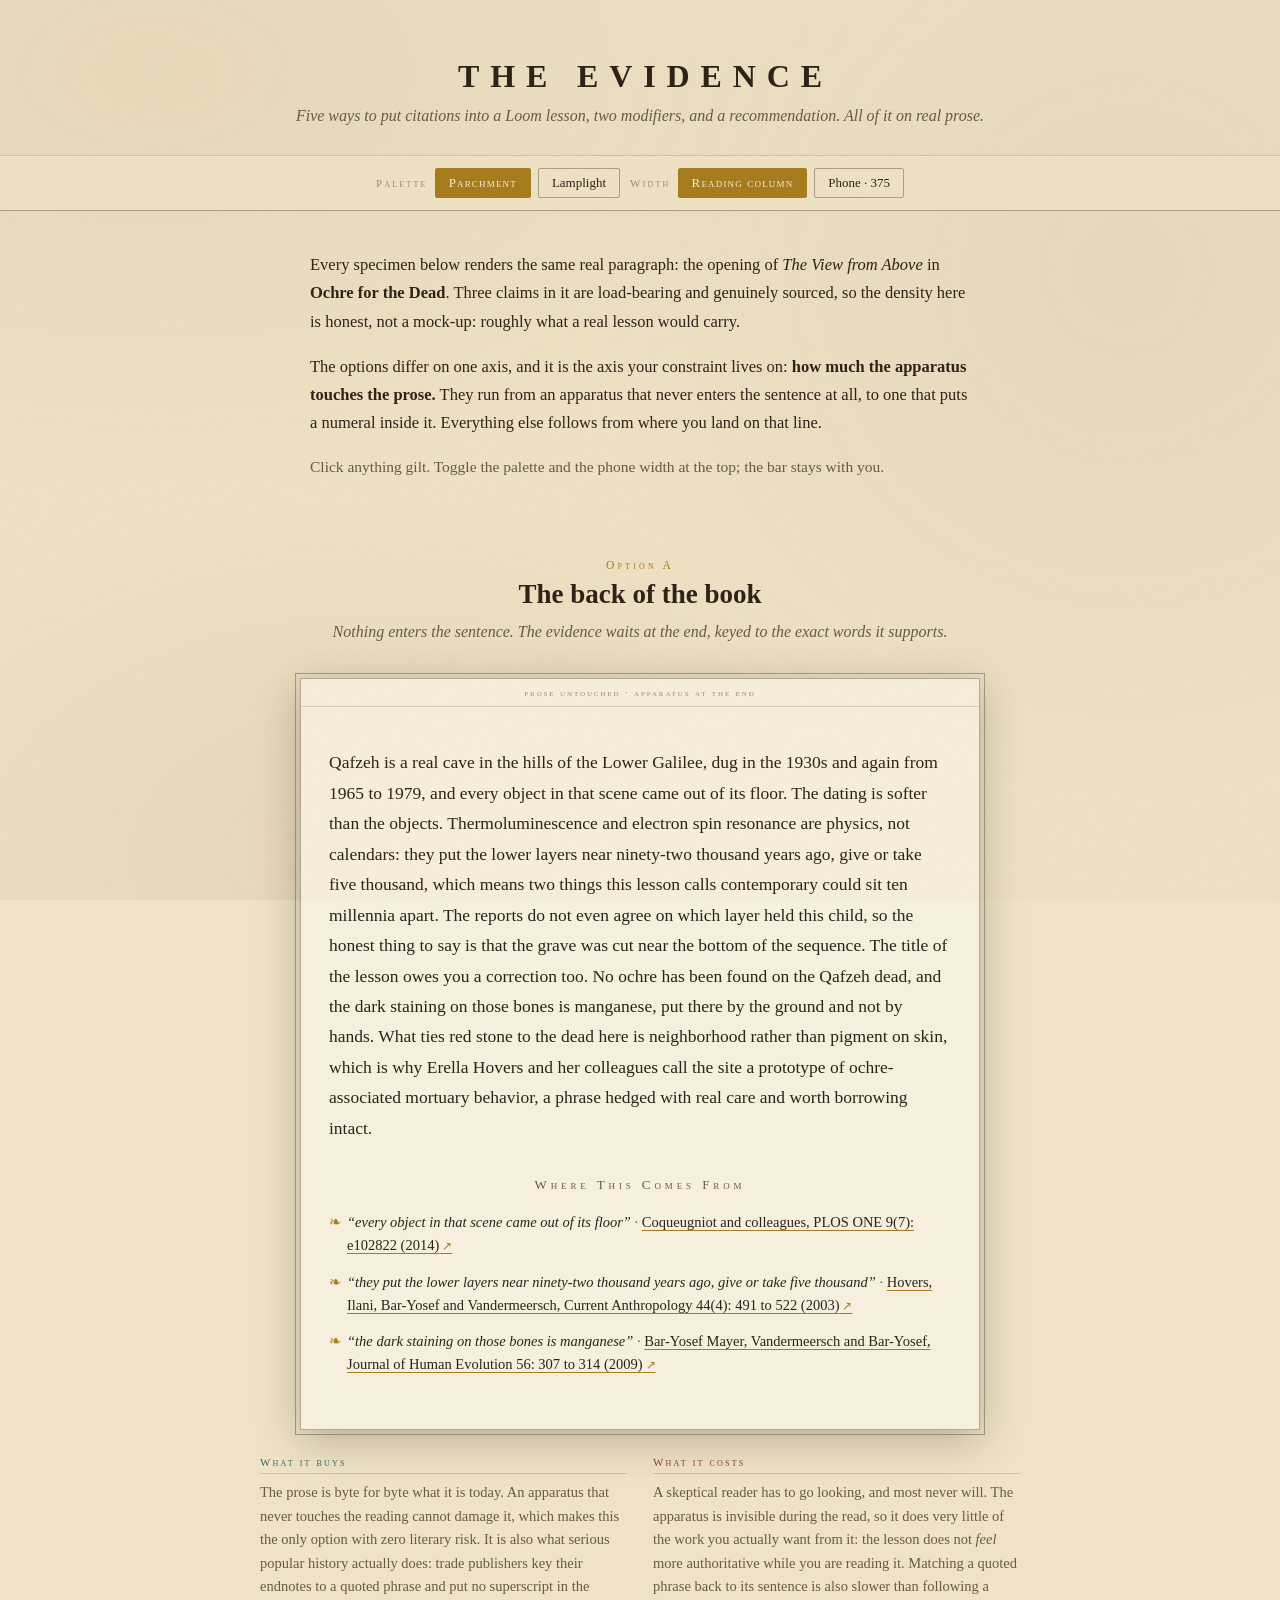
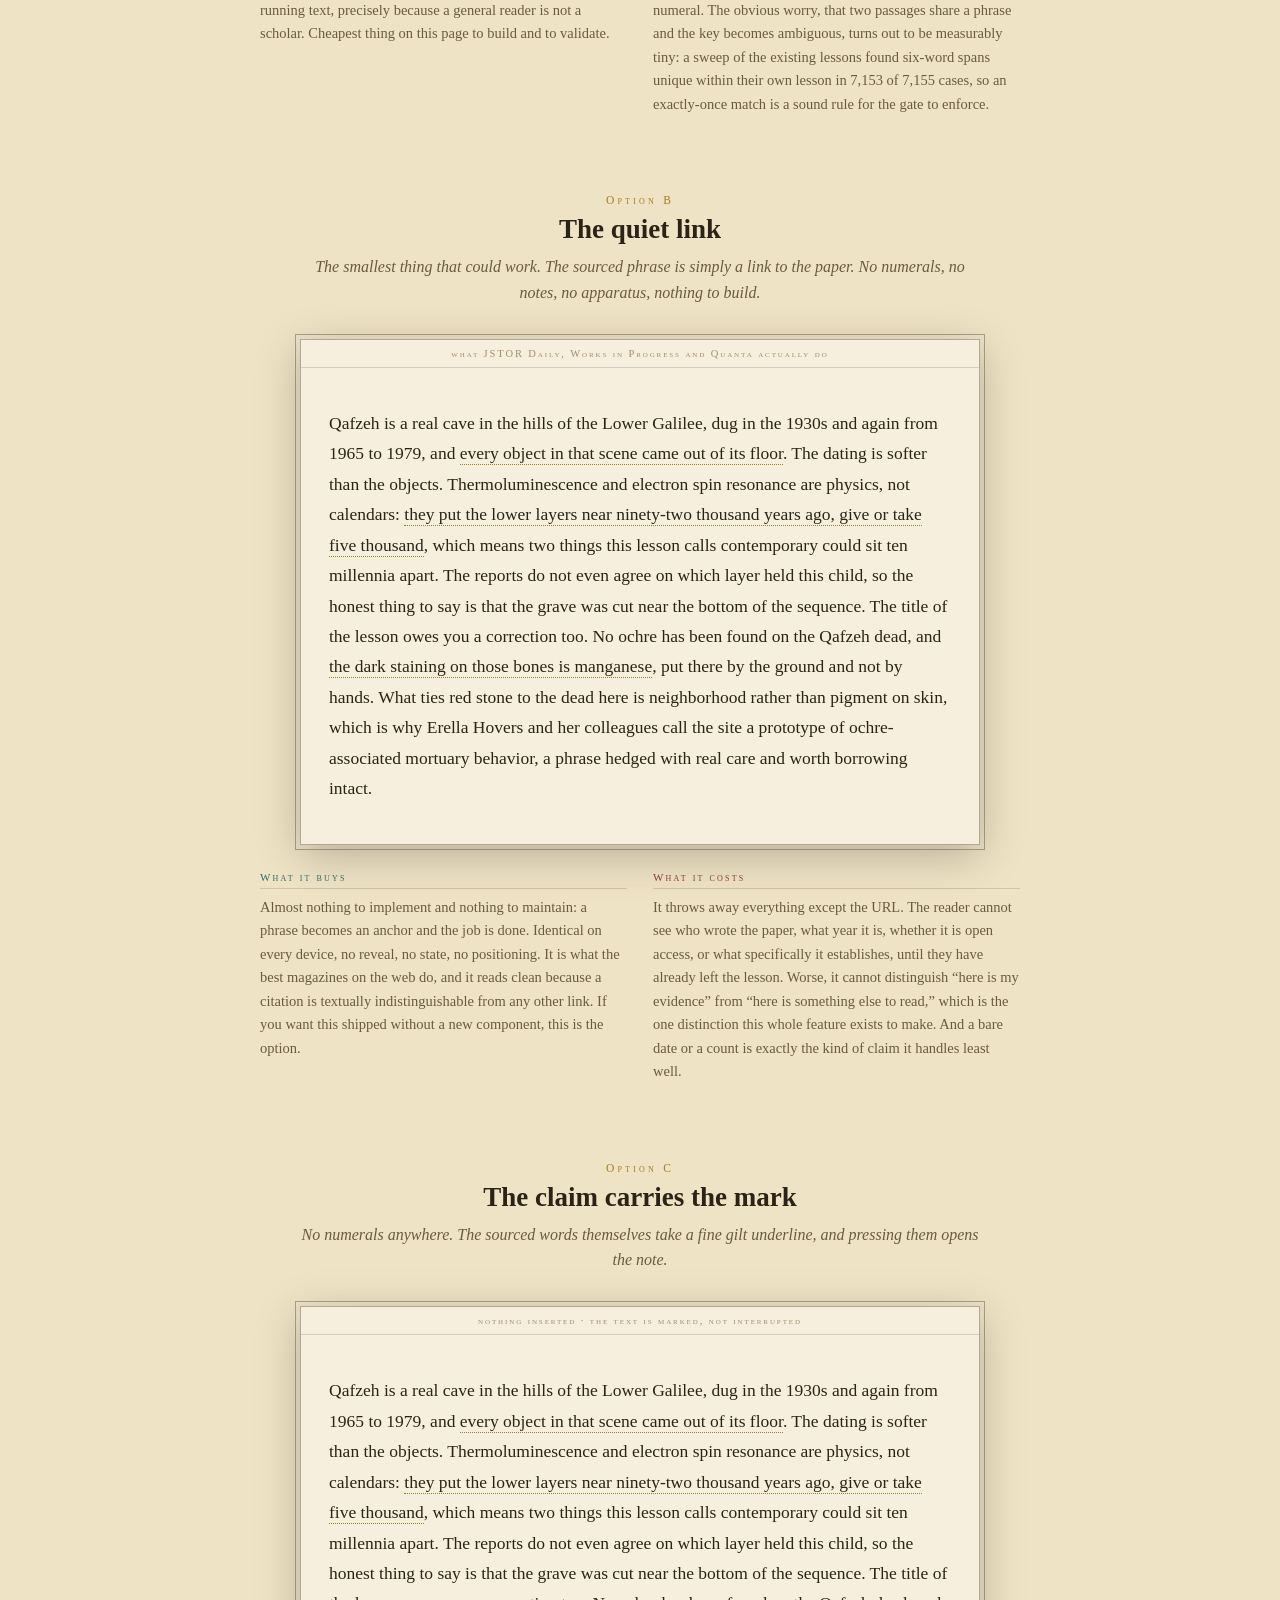
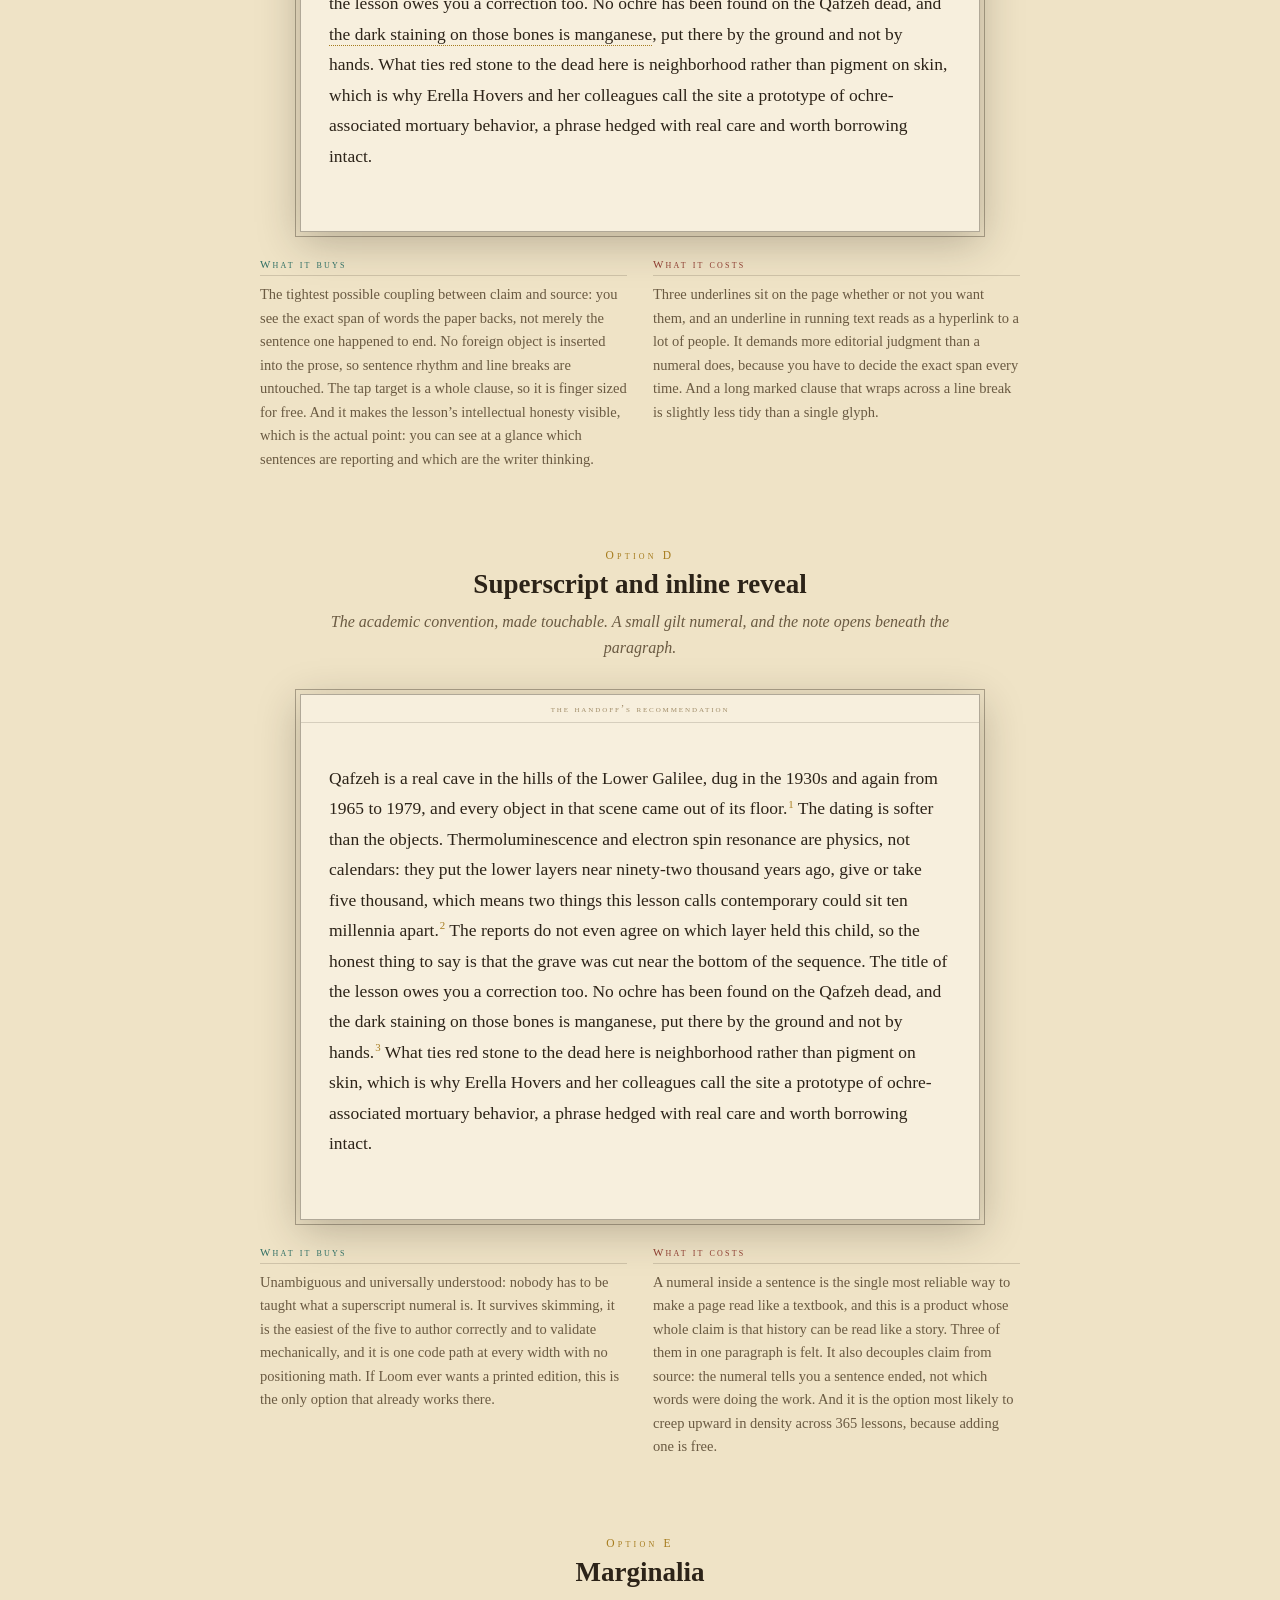
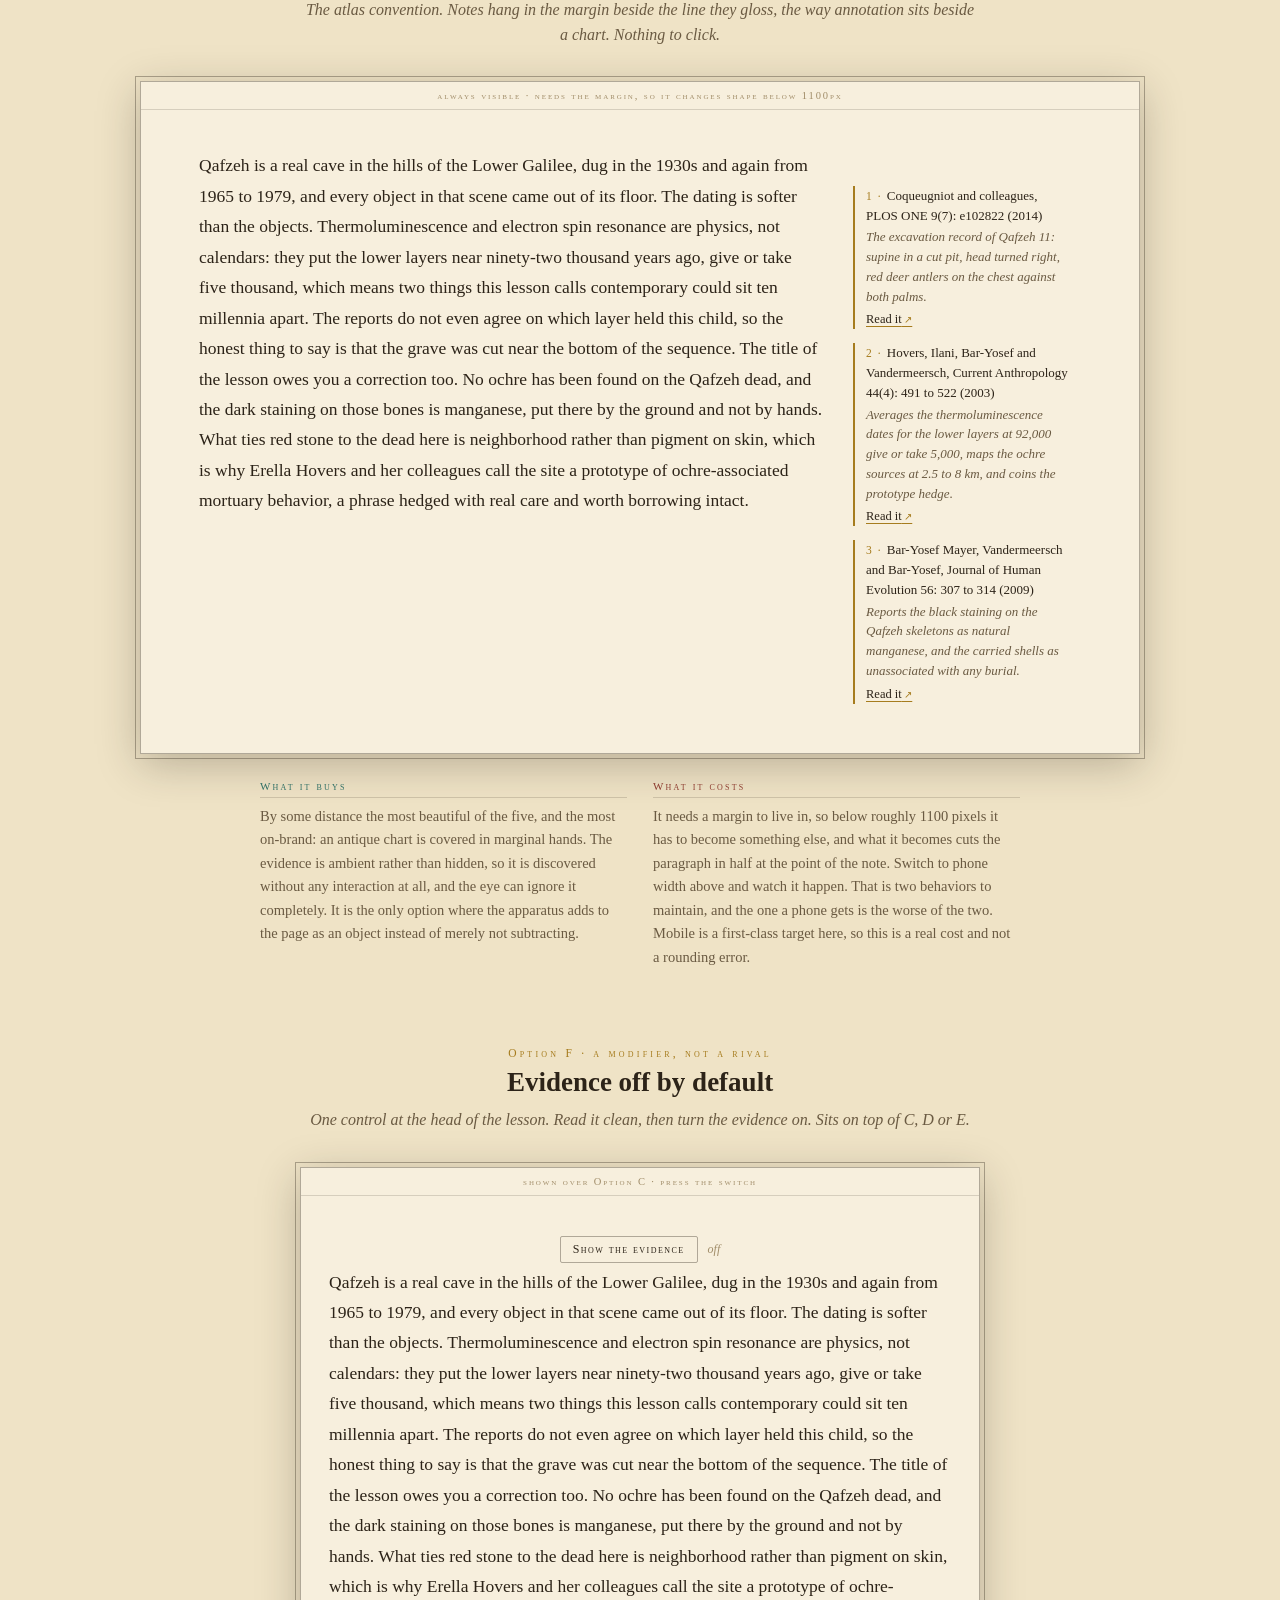
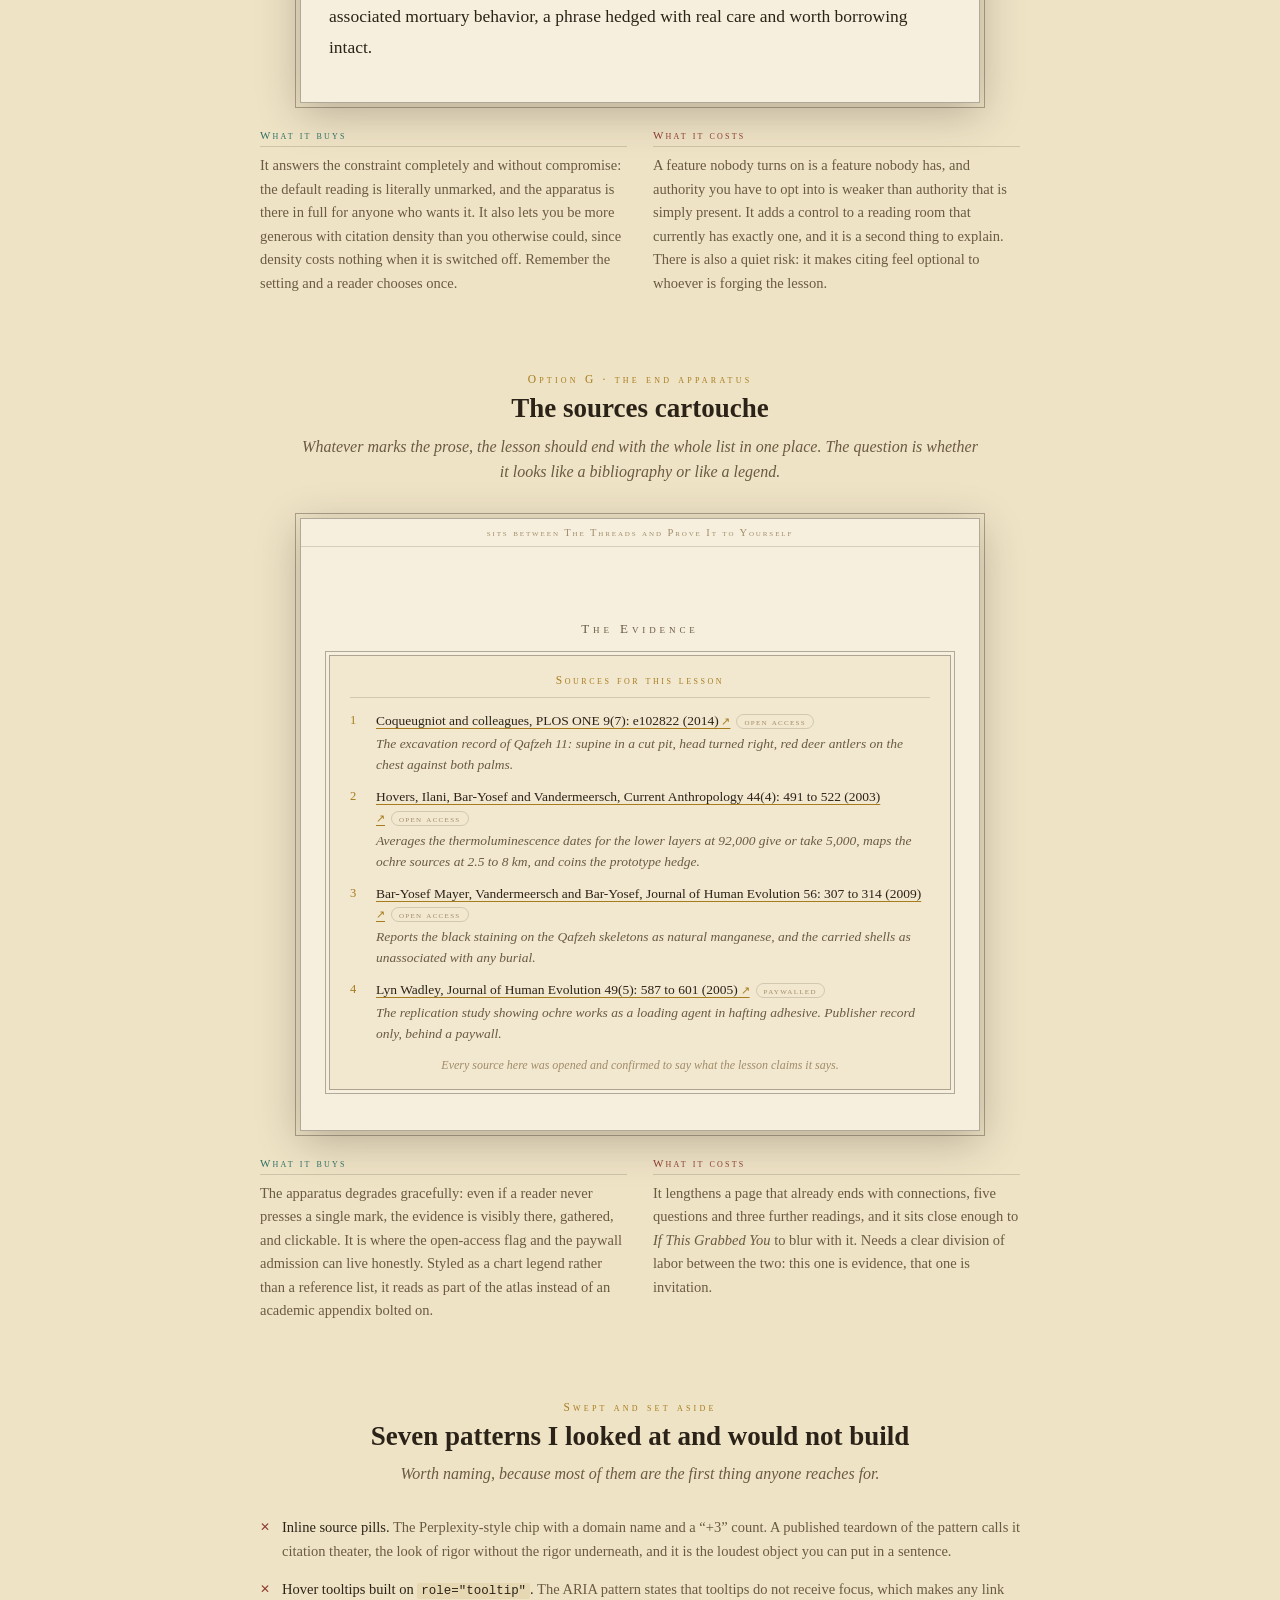
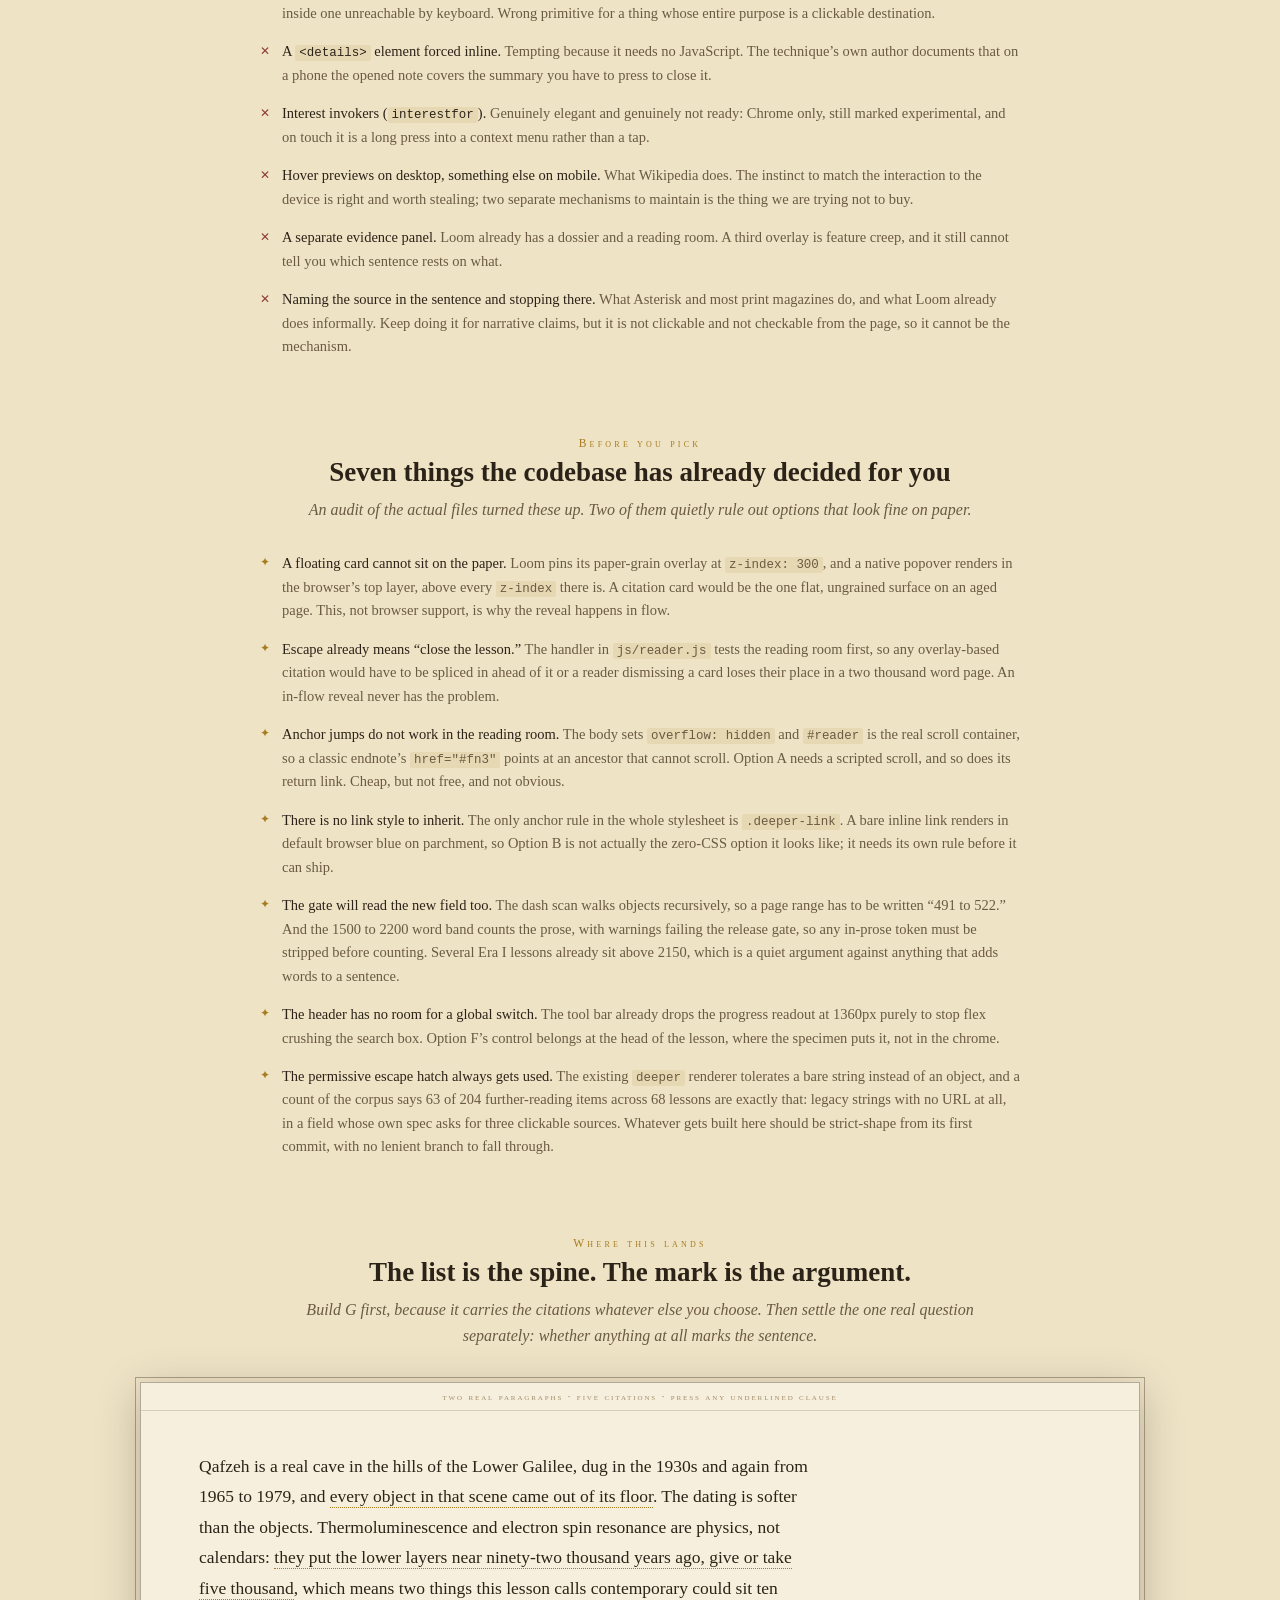
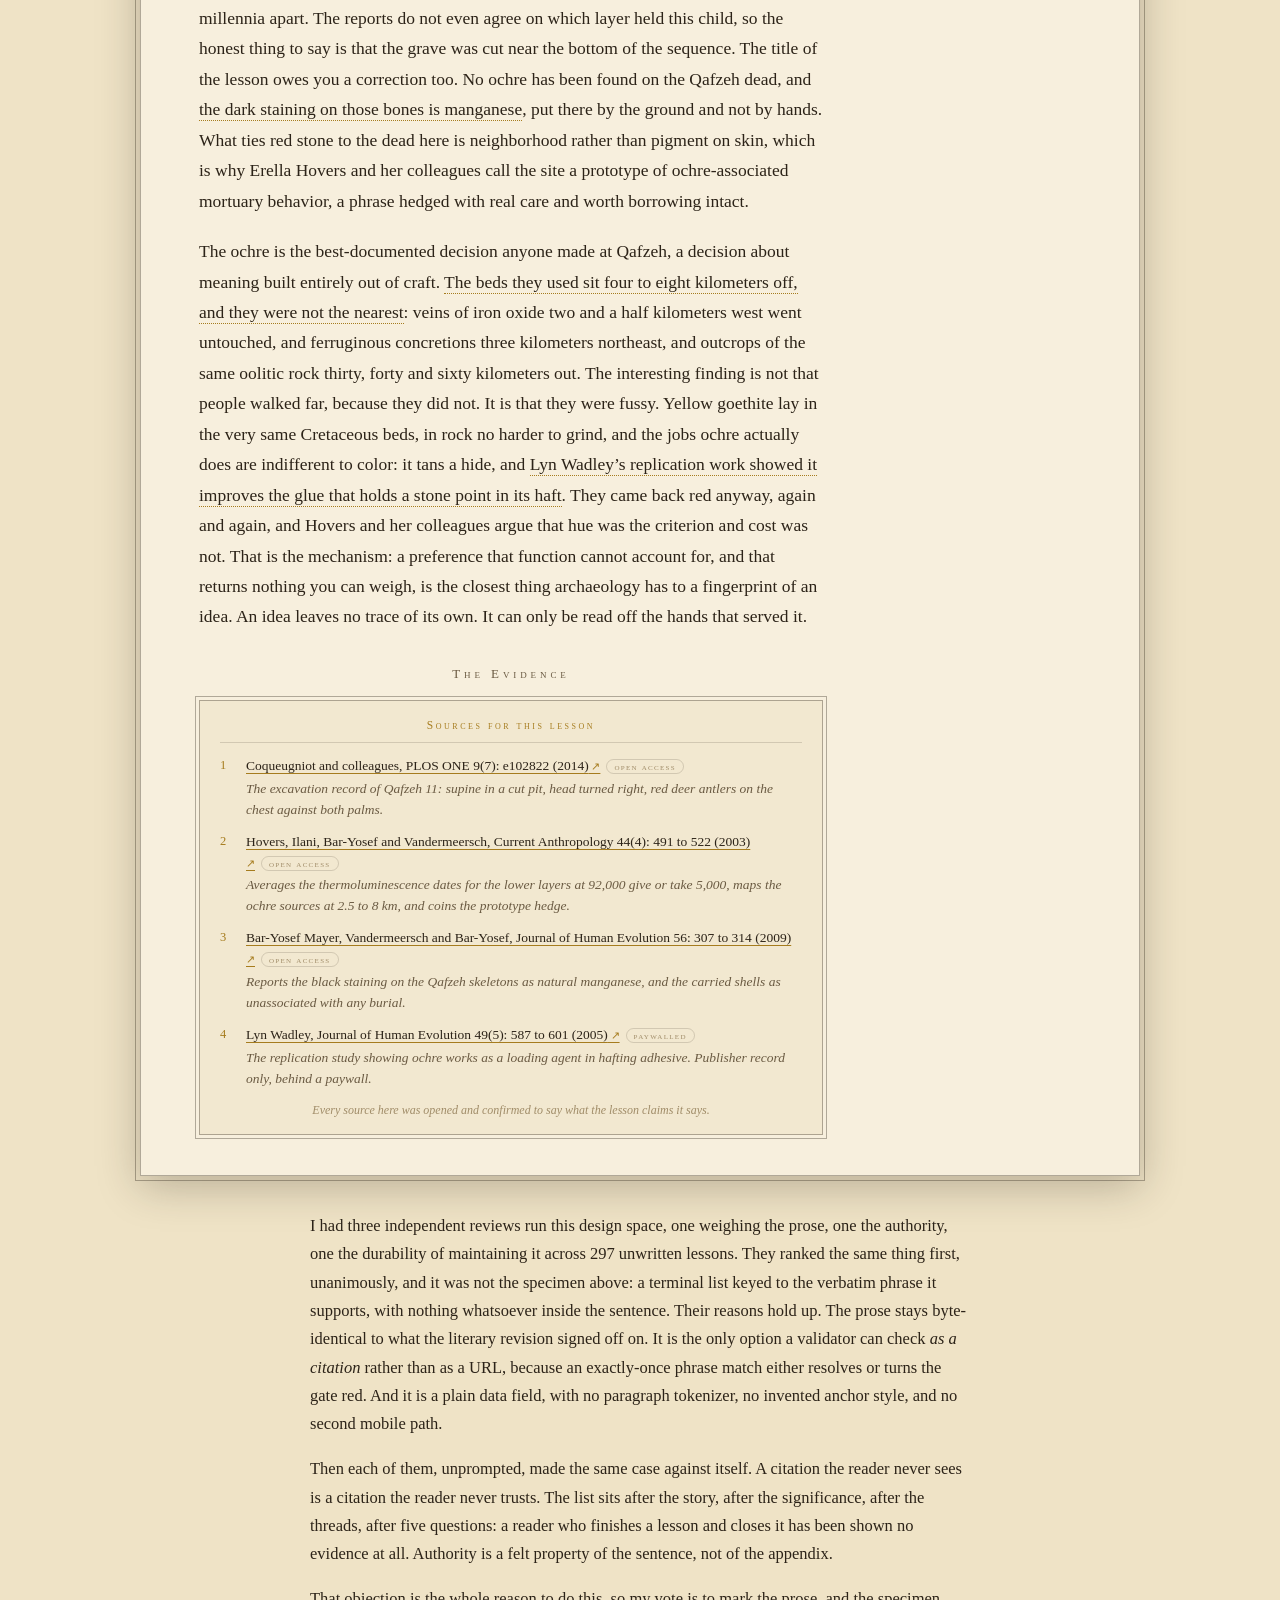
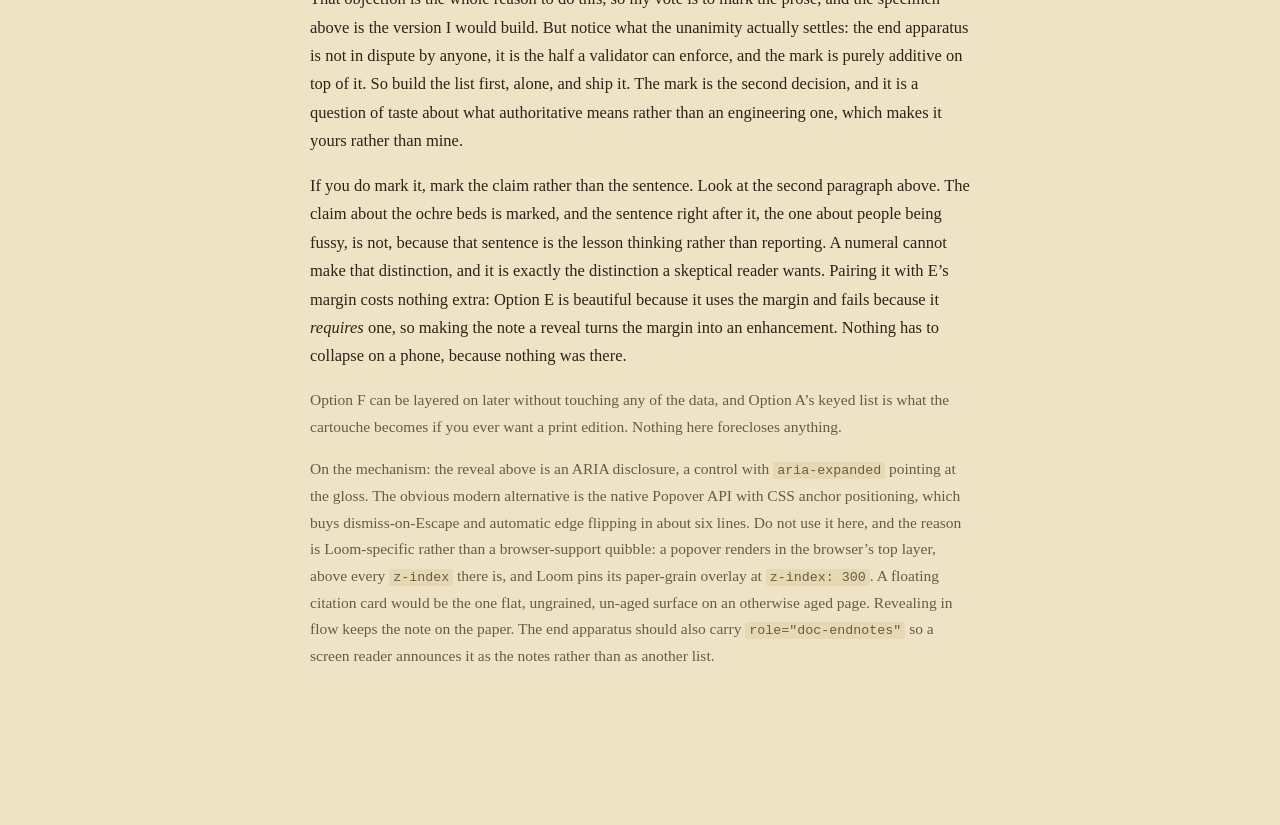
<file: docs/citation-options.html>
<!doctype html>
<html lang="en">
<head>
<meta charset="utf-8">
<meta name="viewport" content="width=device-width, initial-scale=1, viewport-fit=cover">
<title>Citations in Loom · specimen plates</title>
<style>
/* ============================================================
   Loom design system, copied verbatim from styles.css so the
   specimens read exactly as the reading room does.
   ============================================================ */
:root {
  --parchment: #efe3c6;
  --parchment-deep: #e7d7b2;
  --paper: #f7efdd;
  --card: #f3e9d0;
  --ink: #2c2318;
  --ink-soft: #6a5a42;
  --ink-faint: #a08c68;
  --line: rgba(44, 35, 24, 0.35);
  --line-faint: rgba(44, 35, 24, 0.16);
  --gilt: #a67c1e;
  --gilt-bright: #c29b2a;
  --seal: #8c3b2e;
  --th-ideas: #34558b;
  --th-power: #8c3b2e;
  --th-wealth: #8a6a1f;
  --th-craft: #2e6e63;
  --shadow: 0 10px 40px rgba(44, 35, 24, 0.28);
  --serif: 'Iowan Old Style', 'Palatino Linotype', Palatino, 'Book Antiqua', Georgia, serif;
}
body.lamplight {
  --parchment: #211a10;
  --parchment-deep: #191307;
  --paper: #2a2214;
  --card: #251e11;
  --ink: #e8dbba;
  --ink-soft: #b5a37e;
  --ink-faint: #7c6c50;
  --line: rgba(232, 219, 186, 0.4);
  --line-faint: rgba(232, 219, 186, 0.14);
  --gilt: #c9a34a;
  --gilt-bright: #e0bc55;
  --seal: #c96f5c;
  --th-ideas: #7f97cf;
  --th-power: #cf7f6d;
  --th-wealth: #c9a34a;
  --th-craft: #6fae9f;
  --shadow: 0 10px 40px rgba(0, 0, 0, 0.6);
}
* { box-sizing: border-box; margin: 0; padding: 0; }
[hidden] { display: none !important; }
body {
  font-family: var(--serif);
  background: var(--parchment);
  color: var(--ink);
  transition: background 0.4s ease, color 0.4s ease;
  min-height: 100%;
}
body::before {
  content: '';
  position: fixed; inset: 0; z-index: 0; pointer-events: none;
  background:
    radial-gradient(1200px 700px at 12% 8%, rgba(140, 100, 40, 0.07), transparent 60%),
    radial-gradient(900px 900px at 88% 30%, rgba(120, 80, 30, 0.06), transparent 60%),
    radial-gradient(1000px 600px at 30% 95%, rgba(140, 100, 40, 0.08), transparent 60%),
    radial-gradient(140% 120% at 50% 45%, transparent 55%, rgba(70, 48, 16, 0.16) 100%);
}
body::after {
  content: '';
  position: fixed; inset: 0; z-index: 300; pointer-events: none; opacity: 0.55;
  background-image: url("data:image/svg+xml,%3Csvg xmlns='http://www.w3.org/2000/svg' width='260' height='260'%3E%3Cfilter id='n'%3E%3CfeTurbulence type='fractalNoise' baseFrequency='0.85' numOctaves='2' stitchTiles='stitch'/%3E%3CfeColorMatrix values='0 0 0 0 0.2 0 0 0 0 0.15 0 0 0 0 0.05 0 0 0 0.06 0'/%3E%3C/filter%3E%3Crect width='260' height='260' filter='url(%23n)'/%3E%3C/svg%3E");
}
button { font-family: inherit; color: inherit; }
.btn {
  border: 1px solid var(--line); background: transparent; cursor: pointer;
  border-radius: 2px; padding: 6px 13px; font-size: 13px;
  transition: all 0.15s ease;
}
.btn:hover { border-color: var(--ink-soft); background: var(--parchment-deep); }
.btn.on {
  background: var(--gilt); border-color: var(--gilt); color: var(--paper);
  font-variant: small-caps; letter-spacing: 0.09em;
}
body.lamplight .btn.on { color: #16110a; }
.sec-head {
  font-size: 13px; font-variant: small-caps; letter-spacing: 0.3em; color: var(--ink-soft);
  text-align: center; margin: 34px 0 18px;
}
.orn { text-align: center; color: var(--gilt); font-size: 15px; letter-spacing: 0.6em; margin: 30px 0; }

/* the reading room itself */
.page { max-width: 680px; margin: 0 auto; padding: 40px 28px; position: relative; }
/* the marginalia option floats its notes; without this they escape the plate */
.page::after { content: ''; display: block; clear: both; }
.page p { font-size: 17.5px; line-height: 1.74; margin-bottom: 1.15em; }
.page p:last-child { margin-bottom: 0; }

/* ============================================================
   The comparison shell
   ============================================================ */
.lab { position: relative; z-index: 5; max-width: 1180px; margin: 0 auto; padding: 0 24px 140px; }
.lab.head-only { padding-bottom: 0; }
.lab-head { text-align: center; padding: 58px 0 30px; }
.lab-head h1 {
  font-size: 32px; letter-spacing: 0.34em; font-weight: 600; margin-right: -0.34em;
}
.lab-head .lab-sub { font-style: italic; color: var(--ink-soft); font-size: 16px; margin-top: 12px; }

.lab-bar {
  position: sticky; top: 0; z-index: 40;
  display: flex; flex-wrap: wrap; align-items: center; justify-content: center; gap: 10px;
  padding: 12px 14px;
  background: color-mix(in srgb, var(--parchment) 92%, transparent);
  backdrop-filter: blur(4px);
  border-top: 1px solid var(--line-faint);
  border-bottom: 1px solid var(--line);
}
.lab-bar .grp { display: flex; align-items: center; gap: 7px; }
.lab-bar .grp-label {
  font-size: 11px; font-variant: small-caps; letter-spacing: 0.2em; color: var(--ink-faint);
}

.lab-intro { max-width: 660px; margin: 40px auto 0; }
.lab-intro p { font-size: 16.5px; line-height: 1.72; margin-bottom: 1em; color: var(--ink); }
.lab-intro p.quiet { color: var(--ink-soft); font-size: 15.5px; }

/* an option plate */
.opt { margin-top: 78px; }
.opt-head { max-width: 680px; margin: 0 auto 20px; text-align: center; }
.opt-letter {
  font-size: 11.5px; font-variant: small-caps; letter-spacing: 0.28em; color: var(--gilt);
}
.opt-name { font-size: 27px; line-height: 1.16; font-weight: 600; margin: 8px 0 9px; }
.opt-thesis { font-style: italic; color: var(--ink-soft); font-size: 16px; line-height: 1.58; }

.specimen {
  background: var(--paper);
  border: 1px solid var(--line);
  outline: 1px solid var(--line); outline-offset: 4px;
  box-shadow: var(--shadow);
  margin: 34px auto 0;
  max-width: 680px;
  transition: max-width 0.3s ease;
}
/* the recommendation and the marginalia plate need room for the margin column */
.specimen.wide { max-width: 1000px; }
.specimen.wide .page { max-width: 680px; margin-left: 30px; }

.spec-tag {
  font-size: 10.5px; font-variant: small-caps; letter-spacing: 0.18em; color: var(--ink-faint);
  border-bottom: 1px solid var(--line-faint); padding: 8px 16px; text-align: center;
}

.opt-notes {
  display: grid; grid-template-columns: 1fr 1fr; gap: 26px;
  max-width: 760px; margin: 26px auto 0;
}
.note-h {
  font-size: 11px; font-variant: small-caps; letter-spacing: 0.2em; margin-bottom: 7px;
  border-bottom: 1px solid var(--line-faint); padding-bottom: 5px;
}
.note-h.buys { color: var(--th-craft); }
.note-h.costs { color: var(--seal); }
.opt-notes p { font-size: 14.5px; line-height: 1.62; color: var(--ink-soft); }

/* ============================================================
   Citation treatments
   ============================================================ */

/* --- superscript numeral marker (Option C) --- */
.cite-mark {
  border: none; background: none; padding: 0; margin: 0 0 0 1px;
  font-family: inherit; font-size: 0.62em; line-height: 1;
  vertical-align: super; color: var(--gilt); cursor: pointer;
  position: relative; font-feature-settings: 'onum' 0;
}
.cite-mark:hover, .cite-mark:focus-visible { color: var(--gilt-bright); }
/* a fingertip-sized hit area that does not touch layout */
.cite-mark::before { content: ''; position: absolute; inset: -13px -9px -11px -9px; }
/* no padding change on expand: a numeral that grows reflows the whole line */
.cite-mark[aria-expanded="true"] {
  color: var(--gilt-bright); font-weight: 700;
  text-decoration: underline; text-underline-offset: 2px;
}

/* --- the claim itself carries the mark (Option B) --- */
.claim {
  cursor: pointer;
  border-bottom: 1px dotted var(--gilt);
  padding-bottom: 1px;
  transition: background 0.18s ease, border-color 0.18s ease;
}
.claim:hover { background: color-mix(in srgb, var(--gilt) 11%, transparent); }
.claim:focus-visible { outline: 1px solid var(--gilt); outline-offset: 2px; }
.claim[aria-expanded="true"] {
  background: color-mix(in srgb, var(--gilt) 15%, transparent);
  border-bottom-style: solid;
}
/* Option B uses the identical mark, but the mark IS the link */
a.claim { color: inherit; text-decoration: none; }

/* --- patterns swept and set aside --- */
.rejected { list-style: none; max-width: 760px; margin: 30px auto 0; display: grid; gap: 15px; }
.rejected li {
  font-size: 14.5px; line-height: 1.62; color: var(--ink-soft);
  padding-left: 22px; position: relative;
}
.rejected li::before {
  content: '✕'; position: absolute; left: 0; top: 2px; color: var(--seal); font-size: 12px;
}
/* the same list shape, but these are constraints rather than rejections */
.rejected.facts li::before { content: '✦'; color: var(--gilt); top: 1px; }
.rejected .rj-name { color: var(--ink); }
.rejected code, .lab-intro code {
  font-family: ui-monospace, Menlo, Consolas, monospace; font-size: 0.86em;
  background: color-mix(in srgb, var(--gilt) 10%, transparent); padding: 1px 4px; border-radius: 2px;
}

/* --- the revealed gloss --- */
.gloss {
  font-size: 13.5px; line-height: 1.58; color: var(--ink-soft);
  border-left: 2px solid var(--gilt); padding: 2px 0 2px 13px;
  margin: 0 0 1.15em 2px;
}
.gloss .g-num {
  font-variant: small-caps; letter-spacing: 0.14em; color: var(--gilt); font-size: 12px;
}
.gloss .g-cite { color: var(--ink); }
.gloss .g-note { display: block; margin-top: 3px; font-style: italic; }
.gloss .g-links { display: block; margin-top: 5px; font-size: 12.5px; }
.gloss a {
  color: var(--ink); text-decoration-color: var(--gilt); text-decoration-thickness: 1px;
  text-underline-offset: 3px;
}
.gloss a:hover { color: var(--gilt); }
.gloss a.out::after { content: ' ↗'; font-size: 0.8em; color: var(--gilt); }
.gloss .g-sep { color: var(--ink-faint); margin: 0 7px; }
@media (prefers-reduced-motion: no-preference) {
  .gloss { animation: gloss-in 0.22s ease; }
}
@keyframes gloss-in { from { opacity: 0; transform: translateY(-3px); } to { opacity: 1; transform: none; } }

/* --- marginalia (Option D): a Tufte float, always visible --- */
.side {
  float: right; clear: right;
  width: 218px; margin-right: -248px; margin-bottom: 14px; margin-left: 20px;
  font-size: 13px; line-height: 1.52; color: var(--ink-soft);
  border-left: 2px solid var(--gilt); padding-left: 11px;
  position: relative; top: 5px;
}
.side .g-num { font-variant: small-caps; letter-spacing: 0.14em; color: var(--gilt); font-size: 11.5px; }
.side .g-cite { color: var(--ink); }
.side .g-note { display: block; margin-top: 2px; font-style: italic; }
.side .g-read { display: block; margin-top: 4px; font-size: 12.5px; }
.side a { color: var(--ink); text-decoration-color: var(--gilt); text-underline-offset: 3px; }
.side a::after { content: ' ↗'; font-size: 0.8em; color: var(--gilt); }

/* --- the reveal in the margin (the recommendation) --- */
.para { position: relative; }
.para-glosses { position: absolute; top: 0; right: -262px; width: 240px; }
.para-glosses .gloss { font-size: 12.5px; margin-bottom: 14px; }

/* --- keyed endnotes, no marks in the prose (Option A) --- */
.keyed { list-style: none; }
.keyed li {
  font-size: 14.5px; line-height: 1.6; margin-bottom: 13px; color: var(--ink-soft);
  padding-left: 18px; position: relative;
}
.keyed li::before { content: '❧'; position: absolute; left: 0; color: var(--gilt); }
.keyed .lemma { color: var(--ink); font-style: italic; }
.keyed a { color: var(--ink); text-decoration-color: var(--gilt); text-underline-offset: 3px; }
.keyed a:hover { color: var(--gilt); }
.keyed a::after { content: ' ↗'; font-size: 0.8em; color: var(--gilt); }

/* --- the evidence switch (Option E) --- */
.ev-switch {
  display: flex; align-items: center; justify-content: center; gap: 10px;
  margin-bottom: 4px;
}
.ev-switch .btn { font-size: 12px; padding: 5px 12px; font-variant: small-caps; letter-spacing: 0.12em; }
.ev-hint { font-size: 12px; color: var(--ink-faint); font-style: italic; }

/* --- the sources cartouche (Option F) --- */
.cartouche {
  border: 1px solid var(--line); outline: 1px solid var(--line); outline-offset: 3px;
  background: color-mix(in srgb, var(--parchment) 55%, transparent);
  padding: 18px 20px 16px; margin-top: 8px;
}
.cart-h {
  font-variant: small-caps; letter-spacing: 0.22em; font-size: 11.5px; color: var(--gilt);
  text-align: center;
}
.cart-rule { height: 1px; background: var(--line-faint); margin: 11px 0 13px; }
.cart-list { list-style: none; display: grid; gap: 11px; }
.cart-list li {
  display: grid; grid-template-columns: 22px 1fr; gap: 4px;
  font-size: 13.5px; line-height: 1.55; color: var(--ink-soft);
}
.cart-n { color: var(--gilt); font-variant: small-caps; letter-spacing: 0.1em; font-size: 12.5px; }
.cart-list .c-cite { color: var(--ink); }
.cart-list .c-note { display: block; font-style: italic; margin-top: 2px; }
.cart-list a { color: var(--ink); text-decoration-color: var(--gilt); text-underline-offset: 3px; }
.cart-list a:hover { color: var(--gilt); }
.cart-list a.out::after { content: ' ↗'; font-size: 0.8em; color: var(--gilt); }
.cart-kind {
  font-size: 10px; font-variant: small-caps; letter-spacing: 0.13em; color: var(--ink-faint);
  border: 1px solid var(--line-faint); border-radius: 999px; padding: 1px 7px; margin-left: 6px;
  white-space: nowrap;
}
.cart-foot { font-size: 12px; color: var(--ink-faint); font-style: italic; text-align: center; margin-top: 13px; }

/* ============================================================
   Phone mode: mirrors the <=560px block of styles.css, driven by a
   class rather than a media query so both widths are comparable here.
   ============================================================ */
body.narrow .specimen, body.narrow .specimen.wide { max-width: 375px; }
body.narrow .specimen.wide .page { margin-left: auto; }
body.narrow .page { padding: 30px 20px; max-width: none; }
body.narrow .page p { font-size: 17px; line-height: 1.7; }
body.narrow .side {
  float: none; clear: none; width: auto; display: block;
  margin: 12px 0 16px; padding-left: 11px; top: 0;
}
body.narrow .para-glosses { position: static; width: auto; margin-top: 4px; }
body.narrow .para-glosses .gloss { font-size: 13px; }
body.narrow .opt-notes { grid-template-columns: 1fr; gap: 18px; }

@media (max-width: 1120px) {
  .specimen.wide { max-width: 680px; }
  .specimen.wide .page { margin-left: auto; }
  .side { float: none; clear: none; width: auto; display: block; margin: 12px 0 16px; top: 0; }
  .para-glosses { position: static; width: auto; margin-top: 4px; }
}
@media (max-width: 760px) {
  .lab { padding: 0 14px 100px; }
  .lab-head h1 { font-size: 24px; }
  .opt-notes { grid-template-columns: 1fr; gap: 18px; }
  .page { padding: 30px 20px; }
}
@media (pointer: coarse) {
  .btn { padding: 9px 14px; }
}
@media (prefers-reduced-motion: reduce) {
  * { animation-duration: 0.01ms !important; animation-iteration-count: 1 !important; transition-duration: 0.01ms !important; }
}
</style>
</head>
<body>

<div class="lab head-only">

  <div class="lab-head">
    <h1>THE EVIDENCE</h1>
    <div class="lab-sub">Five ways to put citations into a Loom lesson, two modifiers, and a
      recommendation. All of it on real prose.</div>
  </div>
</div>

<div class="lab-bar">
  <div class="grp">
    <span class="grp-label">Palette</span>
    <button class="btn on" id="t-parch">Parchment</button>
    <button class="btn" id="t-lamp">Lamplight</button>
  </div>
  <div class="grp">
    <span class="grp-label">Width</span>
    <button class="btn on" id="t-wide">Reading column</button>
    <button class="btn" id="t-narrow">Phone · 375</button>
  </div>
</div>

<div class="lab">

  <div class="lab-intro">
    <p>Every specimen below renders the same real paragraph: the opening of
      <em>The View from Above</em> in <strong>Ochre for the Dead</strong>. Three claims in it are
      load-bearing and genuinely sourced, so the density here is honest, not a mock-up: roughly
      what a real lesson would carry.</p>
    <p>The options differ on one axis, and it is the axis your constraint lives on: <strong>how much
      the apparatus touches the prose.</strong> They run from an apparatus that never enters the
      sentence at all, to one that puts a numeral inside it. Everything else follows from where you
      land on that line.</p>
    <p class="quiet">Click anything gilt. Toggle the palette and the phone width at the top; the bar
      stays with you.</p>
  </div>

  <!-- ============ A ============ -->
  <section class="opt" id="opt-a">
    <div class="opt-head">
      <div class="opt-letter">Option A</div>
      <h2 class="opt-name">The back of the book</h2>
      <p class="opt-thesis">Nothing enters the sentence. The evidence waits at the end, keyed to the
        exact words it supports.</p>
    </div>
    <div class="specimen">
      <div class="spec-tag">prose untouched · apparatus at the end</div>
      <div class="page" id="spec-a"></div>
    </div>
    <div class="opt-notes">
      <div>
        <div class="note-h buys">What it buys</div>
        <p>The prose is byte for byte what it is today. An apparatus that never touches the reading
          cannot damage it, which makes this the only option with zero literary risk. It is also what
          serious popular history actually does: trade publishers key their endnotes to a quoted
          phrase and put no superscript in the running text, precisely because a general reader is
          not a scholar. Cheapest thing on this page to build and to validate.</p>
      </div>
      <div>
        <div class="note-h costs">What it costs</div>
        <p>A skeptical reader has to go looking, and most never will. The apparatus is invisible
          during the read, so it does very little of the work you actually want from it: the lesson
          does not <em>feel</em> more authoritative while you are reading it. Matching a quoted phrase
          back to its sentence is also slower than following a numeral. The obvious worry, that two
          passages share a phrase and the key becomes ambiguous, turns out to be measurably tiny: a
          sweep of the existing lessons found six-word spans unique within their own lesson in 7,153
          of 7,155 cases, so an exactly-once match is a sound rule for the gate to enforce.</p>
      </div>
    </div>
  </section>

  <!-- ============ B ============ -->
  <section class="opt" id="opt-b">
    <div class="opt-head">
      <div class="opt-letter">Option B</div>
      <h2 class="opt-name">The quiet link</h2>
      <p class="opt-thesis">The smallest thing that could work. The sourced phrase is simply a link to
        the paper. No numerals, no notes, no apparatus, nothing to build.</p>
    </div>
    <div class="specimen">
      <div class="spec-tag">what JSTOR Daily, Works in Progress and Quanta actually do</div>
      <div class="page" id="spec-b"></div>
    </div>
    <div class="opt-notes">
      <div>
        <div class="note-h buys">What it buys</div>
        <p>Almost nothing to implement and nothing to maintain: a phrase becomes an anchor and the job
          is done. Identical on every device, no reveal, no state, no positioning. It is what the best
          magazines on the web do, and it reads clean because a citation is textually indistinguishable
          from any other link. If you want this shipped without a new component, this is the option.</p>
      </div>
      <div>
        <div class="note-h costs">What it costs</div>
        <p>It throws away everything except the URL. The reader cannot see who wrote the paper, what
          year it is, whether it is open access, or what specifically it establishes, until they have
          already left the lesson. Worse, it cannot distinguish “here is my evidence” from “here is
          something else to read,” which is the one distinction this whole feature exists to make. And
          a bare date or a count is exactly the kind of claim it handles least well.</p>
      </div>
    </div>
  </section>

  <!-- ============ C ============ -->
  <section class="opt" id="opt-c">
    <div class="opt-head">
      <div class="opt-letter">Option C</div>
      <h2 class="opt-name">The claim carries the mark</h2>
      <p class="opt-thesis">No numerals anywhere. The sourced words themselves take a fine gilt
        underline, and pressing them opens the note.</p>
    </div>
    <div class="specimen">
      <div class="spec-tag">nothing inserted · the text is marked, not interrupted</div>
      <div class="page" id="spec-c"></div>
    </div>
    <div class="opt-notes">
      <div>
        <div class="note-h buys">What it buys</div>
        <p>The tightest possible coupling between claim and source: you see the exact span of words
          the paper backs, not merely the sentence one happened to end. No foreign object is inserted
          into the prose, so sentence rhythm and line breaks are untouched. The tap target is a whole
          clause, so it is finger sized for free. And it makes the lesson’s intellectual honesty
          visible, which is the actual point: you can see at a glance which sentences are reporting
          and which are the writer thinking.</p>
      </div>
      <div>
        <div class="note-h costs">What it costs</div>
        <p>Three underlines sit on the page whether or not you want them, and an underline in running
          text reads as a hyperlink to a lot of people. It demands more editorial judgment than a
          numeral does, because you have to decide the exact span every time. And a long marked clause
          that wraps across a line break is slightly less tidy than a single glyph.</p>
      </div>
    </div>
  </section>

  <!-- ============ C ============ -->
  <section class="opt" id="opt-d">
    <div class="opt-head">
      <div class="opt-letter">Option D</div>
      <h2 class="opt-name">Superscript and inline reveal</h2>
      <p class="opt-thesis">The academic convention, made touchable. A small gilt numeral, and the
        note opens beneath the paragraph.</p>
    </div>
    <div class="specimen">
      <div class="spec-tag">the handoff’s recommendation</div>
      <div class="page" id="spec-d"></div>
    </div>
    <div class="opt-notes">
      <div>
        <div class="note-h buys">What it buys</div>
        <p>Unambiguous and universally understood: nobody has to be taught what a superscript numeral
          is. It survives skimming, it is the easiest of the five to author correctly and to validate
          mechanically, and it is one code path at every width with no positioning math. If Loom ever
          wants a printed edition, this is the only option that already works there.</p>
      </div>
      <div>
        <div class="note-h costs">What it costs</div>
        <p>A numeral inside a sentence is the single most reliable way to make a page read like a
          textbook, and this is a product whose whole claim is that history can be read like a story.
          Three of them in one paragraph is felt. It also decouples claim from source: the numeral
          tells you a sentence ended, not which words were doing the work. And it is the option most
          likely to creep upward in density across 365 lessons, because adding one is free.</p>
      </div>
    </div>
  </section>

  <!-- ============ D ============ -->
  <section class="opt" id="opt-e">
    <div class="opt-head">
      <div class="opt-letter">Option E</div>
      <h2 class="opt-name">Marginalia</h2>
      <p class="opt-thesis">The atlas convention. Notes hang in the margin beside the line they
        gloss, the way annotation sits beside a chart. Nothing to click.</p>
    </div>
    <div class="specimen wide">
      <div class="spec-tag">always visible · needs the margin, so it changes shape below 1100px</div>
      <div class="page" id="spec-e"></div>
    </div>
    <div class="opt-notes">
      <div>
        <div class="note-h buys">What it buys</div>
        <p>By some distance the most beautiful of the five, and the most on-brand: an antique chart is
          covered in marginal hands. The evidence is ambient rather than hidden, so it is discovered
          without any interaction at all, and the eye can ignore it completely. It is the only option
          where the apparatus adds to the page as an object instead of merely not subtracting.</p>
      </div>
      <div>
        <div class="note-h costs">What it costs</div>
        <p>It needs a margin to live in, so below roughly 1100 pixels it has to become something else,
          and what it becomes cuts the paragraph in half at the point of the note. Switch to phone
          width above and watch it happen. That is two behaviors to maintain, and the one a phone gets
          is the worse of the two. Mobile is a first-class target here, so this is a real cost and not
          a rounding error.</p>
      </div>
    </div>
  </section>

  <!-- ============ E ============ -->
  <section class="opt" id="opt-f">
    <div class="opt-head">
      <div class="opt-letter">Option F · a modifier, not a rival</div>
      <h2 class="opt-name">Evidence off by default</h2>
      <p class="opt-thesis">One control at the head of the lesson. Read it clean, then turn the
        evidence on. Sits on top of C, D or E.</p>
    </div>
    <div class="specimen">
      <div class="spec-tag">shown over Option C · press the switch</div>
      <div class="page" id="spec-f"></div>
    </div>
    <div class="opt-notes">
      <div>
        <div class="note-h buys">What it buys</div>
        <p>It answers the constraint completely and without compromise: the default reading is
          literally unmarked, and the apparatus is there in full for anyone who wants it. It also lets
          you be more generous with citation density than you otherwise could, since density costs
          nothing when it is switched off. Remember the setting and a reader chooses once.</p>
      </div>
      <div>
        <div class="note-h costs">What it costs</div>
        <p>A feature nobody turns on is a feature nobody has, and authority you have to opt into is
          weaker than authority that is simply present. It adds a control to a reading room that
          currently has exactly one, and it is a second thing to explain. There is also a quiet risk:
          it makes citing feel optional to whoever is forging the lesson.</p>
      </div>
    </div>
  </section>

  <!-- ============ F ============ -->
  <section class="opt" id="opt-g">
    <div class="opt-head">
      <div class="opt-letter">Option G · the end apparatus</div>
      <h2 class="opt-name">The sources cartouche</h2>
      <p class="opt-thesis">Whatever marks the prose, the lesson should end with the whole list in one
        place. The question is whether it looks like a bibliography or like a legend.</p>
    </div>
    <div class="specimen">
      <div class="spec-tag">sits between The Threads and Prove It to Yourself</div>
      <div class="page" id="spec-g"></div>
    </div>
    <div class="opt-notes">
      <div>
        <div class="note-h buys">What it buys</div>
        <p>The apparatus degrades gracefully: even if a reader never presses a single mark, the
          evidence is visibly there, gathered, and clickable. It is where the open-access flag and the
          paywall admission can live honestly. Styled as a chart legend rather than a reference list,
          it reads as part of the atlas instead of an academic appendix bolted on.</p>
      </div>
      <div>
        <div class="note-h costs">What it costs</div>
        <p>It lengthens a page that already ends with connections, five questions and three further
          readings, and it sits close enough to <em>If This Grabbed You</em> to blur with it. Needs a
          clear division of labor between the two: this one is evidence, that one is invitation.</p>
      </div>
    </div>
  </section>

  <!-- ============ swept and set aside ============ -->
  <section class="opt" id="opt-rejected">
    <div class="opt-head">
      <div class="opt-letter">Swept and set aside</div>
      <h2 class="opt-name">Seven patterns I looked at and would not build</h2>
      <p class="opt-thesis">Worth naming, because most of them are the first thing anyone reaches for.</p>
    </div>
    <ul class="rejected">
      <li><span class="rj-name">Inline source pills.</span> The Perplexity-style chip with a domain
        name and a “+3” count. A published teardown of the pattern calls it citation theater, the look
        of rigor without the rigor underneath, and it is the loudest object you can put in a sentence.</li>
      <li><span class="rj-name">Hover tooltips built on <code>role="tooltip"</code>.</span> The ARIA
        pattern states that tooltips do not receive focus, which makes any link inside one unreachable
        by keyboard. Wrong primitive for a thing whose entire purpose is a clickable destination.</li>
      <li><span class="rj-name">A <code>&lt;details&gt;</code> element forced inline.</span> Tempting
        because it needs no JavaScript. The technique’s own author documents that on a phone the opened
        note covers the summary you have to press to close it.</li>
      <li><span class="rj-name">Interest invokers (<code>interestfor</code>).</span> Genuinely elegant
        and genuinely not ready: Chrome only, still marked experimental, and on touch it is a long press
        into a context menu rather than a tap.</li>
      <li><span class="rj-name">Hover previews on desktop, something else on mobile.</span> What
        Wikipedia does. The instinct to match the interaction to the device is right and worth stealing;
        two separate mechanisms to maintain is the thing we are trying not to buy.</li>
      <li><span class="rj-name">A separate evidence panel.</span> Loom already has a dossier and a
        reading room. A third overlay is feature creep, and it still cannot tell you which sentence
        rests on what.</li>
      <li><span class="rj-name">Naming the source in the sentence and stopping there.</span> What
        Asterisk and most print magazines do, and what Loom already does informally. Keep doing it for
        narrative claims, but it is not clickable and not checkable from the page, so it cannot be the
        mechanism.</li>
    </ul>
  </section>

  <!-- ============ what the codebase allows ============ -->
  <section class="opt" id="opt-constraints">
    <div class="opt-head">
      <div class="opt-letter">Before you pick</div>
      <h2 class="opt-name">Seven things the codebase has already decided for you</h2>
      <p class="opt-thesis">An audit of the actual files turned these up. Two of them quietly rule out
        options that look fine on paper.</p>
    </div>
    <ul class="rejected facts">
      <li><span class="rj-name">A floating card cannot sit on the paper.</span> Loom pins its
        paper-grain overlay at <code>z-index: 300</code>, and a native popover renders in the browser’s
        top layer, above every <code>z-index</code> there is. A citation card would be the one flat,
        ungrained surface on an aged page. This, not browser support, is why the reveal happens in
        flow.</li>
      <li><span class="rj-name">Escape already means “close the lesson.”</span> The handler in
        <code>js/reader.js</code> tests the reading room first, so any overlay-based citation would
        have to be spliced in ahead of it or a reader dismissing a card loses their place in a two
        thousand word page. An in-flow reveal never has the problem.</li>
      <li><span class="rj-name">Anchor jumps do not work in the reading room.</span> The body sets
        <code>overflow: hidden</code> and <code>#reader</code> is the real scroll container, so a
        classic endnote’s <code>href="#fn3"</code> points at an ancestor that cannot scroll. Option A
        needs a scripted scroll, and so does its return link. Cheap, but not free, and not obvious.</li>
      <li><span class="rj-name">There is no link style to inherit.</span> The only anchor rule in the
        whole stylesheet is <code>.deeper-link</code>. A bare inline link renders in default browser
        blue on parchment, so Option B is not actually the zero-CSS option it looks like; it needs its
        own rule before it can ship.</li>
      <li><span class="rj-name">The gate will read the new field too.</span> The dash scan walks
        objects recursively, so a page range has to be written “491 to 522.” And the 1500 to 2200 word
        band counts the prose, with warnings failing the release gate, so any in-prose token must be
        stripped before counting. Several Era I lessons already sit above 2150, which is a quiet
        argument against anything that adds words to a sentence.</li>
      <li><span class="rj-name">The header has no room for a global switch.</span> The tool bar
        already drops the progress readout at 1360px purely to stop flex crushing the search box.
        Option F’s control belongs at the head of the lesson, where the specimen puts it, not in the
        chrome.</li>
      <li><span class="rj-name">The permissive escape hatch always gets used.</span> The existing
        <code>deeper</code> renderer tolerates a bare string instead of an object, and a count of the
        corpus says 63 of 204 further-reading items across 68 lessons are exactly that: legacy strings
        with no URL at all, in a field whose own spec asks for three clickable sources. Whatever gets
        built here should be strict-shape from its first commit, with no lenient branch to fall
        through.</li>
    </ul>
  </section>

  <!-- ============ recommendation ============ -->
  <section class="opt" id="opt-rec">
    <div class="opt-head">
      <div class="opt-letter">Where this lands</div>
      <h2 class="opt-name">The list is the spine. The mark is the argument.</h2>
      <p class="opt-thesis">Build G first, because it carries the citations whatever else you choose.
        Then settle the one real question separately: whether anything at all marks the sentence.</p>
    </div>
    <div class="specimen wide">
      <div class="spec-tag">two real paragraphs · five citations · press any underlined clause</div>
      <div class="page" id="spec-rec"></div>
    </div>
    <div class="lab-intro" style="margin-top:36px">
      <p>I had three independent reviews run this design space, one weighing the prose, one the
        authority, one the durability of maintaining it across 297 unwritten lessons. They ranked the
        same thing first, unanimously, and it was not the specimen above: a terminal list keyed to the
        verbatim phrase it supports, with nothing whatsoever inside the sentence. Their reasons hold up.
        The prose stays byte-identical to what the literary revision signed off on. It is the only
        option a validator can check <em>as a citation</em> rather than as a URL, because an
        exactly-once phrase match either resolves or turns the gate red. And it is a plain data field,
        with no paragraph tokenizer, no invented anchor style, and no second mobile path.</p>
      <p>Then each of them, unprompted, made the same case against itself. A citation the reader never
        sees is a citation the reader never trusts. The list sits after the story, after the
        significance, after the threads, after five questions: a reader who finishes a lesson and
        closes it has been shown no evidence at all. Authority is a felt property of the sentence, not
        of the appendix.</p>
      <p>That objection is the whole reason to do this, so my vote is to mark the prose, and the
        specimen above is the version I would build. But notice what the unanimity actually settles:
        the end apparatus is not in dispute by anyone, it is the half a validator can enforce, and the
        mark is purely additive on top of it. So build the list first, alone, and ship it. The mark is
        the second decision, and it is a question of taste about what authoritative means rather than
        an engineering one, which makes it yours rather than mine.</p>
      <p>If you do mark it, mark the claim rather than the sentence. Look at the second paragraph
        above. The claim about the ochre beds is marked, and the sentence right after it, the one about
        people being fussy, is not, because that sentence is the lesson thinking rather than reporting.
        A numeral cannot make that distinction, and it is exactly the distinction a skeptical reader
        wants. Pairing it with E’s margin costs nothing extra: Option E is beautiful because it uses
        the margin and fails because it <em>requires</em> one, so making the note a reveal turns the
        margin into an enhancement. Nothing has to collapse on a phone, because nothing was there.</p>
      <p class="quiet">Option F can be layered on later without touching any of the data, and Option A’s
        keyed list is what the cartouche becomes if you ever want a print edition. Nothing here
        forecloses anything.</p>
      <p class="quiet">On the mechanism: the reveal above is an ARIA disclosure, a control with
        <code>aria-expanded</code> pointing at the gloss. The obvious modern alternative is the native
        Popover API with CSS anchor positioning, which buys dismiss-on-Escape and automatic edge
        flipping in about six lines. Do not use it here, and the reason is Loom-specific rather than a
        browser-support quibble: a popover renders in the browser’s top layer, above every
        <code>z-index</code> there is, and Loom pins its paper-grain overlay at
        <code>z-index: 300</code>. A floating citation card would be the one flat, ungrained, un-aged
        surface on an otherwise aged page. Revealing in flow keeps the note on the paper. The end
        apparatus should also carry <code>role="doc-endnotes"</code> so a screen reader announces it as
        the notes rather than as another list.</p>
    </div>
  </section>

</div>

<script>
(function () {
  var h = function (tag, cls, text) {
    var e = document.createElement(tag);
    if (cls) e.className = cls;
    if (text != null) e.textContent = text;
    return e;
  };

  // ---------------- the real data ----------------
  // Every source below was fetched and confirmed during the Era I forge run
  // (docs/era-i-briefs/ochre-for-the-dead.md, section 7).
  var SOURCES = {
    'coqueugniot-2014': {
      cite: 'Coqueugniot and colleagues, PLOS ONE 9(7): e102822 (2014)',
      url: 'https://journals.plos.org/plosone/article?id=10.1371/journal.pone.0102822',
      doi: '10.1371/journal.pone.0102822',
      kind: 'paper',
      open: true,
      note: 'The excavation record of Qafzeh 11: supine in a cut pit, head turned right, red deer antlers on the chest against both palms.'
    },
    'hovers-2003': {
      cite: 'Hovers, Ilani, Bar-Yosef and Vandermeersch, Current Anthropology 44(4): 491 to 522 (2003)',
      url: 'https://in-africa.org/wp-content/uploads/2012/12/Hovers-et-al-2003-CA-color-symbolism-ochre-Qafzeh.pdf',
      doi: '10.1086/375869',
      kind: 'paper',
      open: true,
      note: 'Averages the thermoluminescence dates for the lower layers at 92,000 give or take 5,000, maps the ochre sources at 2.5 to 8 km, and coins the prototype hedge.'
    },
    'bar-yosef-mayer-2009': {
      cite: 'Bar-Yosef Mayer, Vandermeersch and Bar-Yosef, Journal of Human Evolution 56: 307 to 314 (2009)',
      url: 'https://in-africa.org/wp-content/uploads/2012/12/Bar-Yosef-Mayer-et-al-2009-JHE-shells-and-ochre-in-Middle-Pal-Qafzeh.pdf',
      doi: '10.1016/j.jhevol.2008.10.005',
      kind: 'paper',
      open: true,
      note: 'Reports the black staining on the Qafzeh skeletons as natural manganese, and the carried shells as unassociated with any burial.'
    },
    'wadley-2005': {
      cite: 'Lyn Wadley, Journal of Human Evolution 49(5): 587 to 601 (2005)',
      url: 'https://doi.org/10.1016/j.jhevol.2005.06.007',
      doi: '10.1016/j.jhevol.2005.06.007',
      kind: 'paper',
      open: false,
      note: 'The replication study showing ochre works as a loading agent in hafting adhesive. Publisher record only, behind a paywall.'
    }
  };

  // The paragraphs, segmented. A segment with `src` is a sourced claim span;
  // a segment with `markAfter` is where a numeral would go in Option C.
  var PARA_1 = [
    { t: 'Qafzeh is a real cave in the hills of the Lower Galilee, dug in the 1930s and again from 1965 to 1979, and ' },
    { t: 'every object in that scene came out of its floor', src: 'coqueugniot-2014' },
    { t: '.', markAfter: 'coqueugniot-2014' },
    { t: ' The dating is softer than the objects. Thermoluminescence and electron spin resonance are physics, not calendars: ' },
    { t: 'they put the lower layers near ninety-two thousand years ago, give or take five thousand', src: 'hovers-2003' },
    { t: ', which means two things this lesson calls contemporary could sit ten millennia apart.', markAfter: 'hovers-2003' },
    { t: ' The reports do not even agree on which layer held this child, so the honest thing to say is that the grave was cut near the bottom of the sequence. The title of the lesson owes you a correction too. No ochre has been found on the Qafzeh dead, and ' },
    { t: 'the dark staining on those bones is manganese', src: 'bar-yosef-mayer-2009' },
    { t: ', put there by the ground and not by hands.', markAfter: 'bar-yosef-mayer-2009' },
    { t: ' What ties red stone to the dead here is neighborhood rather than pigment on skin, which is why Erella Hovers and her colleagues call the site a prototype of ochre-associated mortuary behavior, a phrase hedged with real care and worth borrowing intact.' }
  ];

  var PARA_2 = [
    { t: 'The ochre is the best-documented decision anyone made at Qafzeh, a decision about meaning built entirely out of craft. ' },
    { t: 'The beds they used sit four to eight kilometers off, and they were not the nearest', src: 'hovers-2003' },
    { t: ': veins of iron oxide two and a half kilometers west went untouched, and ferruginous concretions three kilometers northeast, and outcrops of the same oolitic rock thirty, forty and sixty kilometers out.', markAfter: 'hovers-2003' },
    { t: ' The interesting finding is not that people walked far, because they did not. It is that they were fussy. Yellow goethite lay in the very same Cretaceous beds, in rock no harder to grind, and the jobs ochre actually does are indifferent to color: it tans a hide, and ' },
    { t: 'Lyn Wadley’s replication work showed it improves the glue that holds a stone point in its haft', src: 'wadley-2005' },
    { t: '.', markAfter: 'wadley-2005' },
    { t: ' They came back red anyway, again and again, and Hovers and her colleagues argue that hue was the criterion and cost was not. That is the mechanism: a preference that function cannot account for, and that returns nothing you can weigh, is the closest thing archaeology has to a fingerprint of an idea. An idea leaves no trace of its own. It can only be read off the hands that served it.' }
  ];

  // Numbering is by order of first appearance in the prose, the academic
  // convention, so the end list reads in the order the reader met each source.
  function numberer(paras) {
    var order = [], map = {};
    paras.forEach(function (p) {
      p.forEach(function (seg) {
        var k = seg.src || seg.markAfter;
        if (k && !map[k]) { order.push(k); map[k] = order.length; }
      });
    });
    return { n: map, order: order };
  }

  function plain(segs) { return segs.map(function (s) { return s.t; }).join(''); }

  // ---------------- gloss builders ----------------
  function glossBody(el, key, num) {
    var s = SOURCES[key];
    el.appendChild(h('span', 'g-num', num + ' · '));
    el.appendChild(h('span', 'g-cite', s.cite));
    el.appendChild(h('span', 'g-note', s.note));
    var links = h('span', 'g-links');
    var a = h('a', 'out', s.open ? 'Read it' : 'Publisher record');
    a.href = s.url; a.target = '_blank'; a.rel = 'noopener noreferrer';
    links.appendChild(a);
    if (s.doi) {
      links.appendChild(h('span', 'g-sep', '·'));
      var d = h('a', null, 'doi ' + s.doi);
      d.href = 'https://doi.org/' + s.doi; d.target = '_blank'; d.rel = 'noopener noreferrer';
      links.appendChild(d);
    }
    if (!s.open) {
      links.appendChild(h('span', 'g-sep', '·'));
      links.appendChild(h('span', null, 'paywalled'));
    }
    el.appendChild(links);
    return el;
  }

  var uid = 0;
  function toggler(control, target) {
    control.setAttribute('aria-expanded', 'false');
    target.hidden = true;
    var id = 'gl-' + (++uid);
    target.id = id;
    control.setAttribute('aria-controls', id);
    function flip() {
      var open = control.getAttribute('aria-expanded') === 'true';
      control.setAttribute('aria-expanded', open ? 'false' : 'true');
      target.hidden = open;
    }
    control.addEventListener('click', flip);
    control.addEventListener('keydown', function (ev) {
      if (control.tagName === 'BUTTON') return;
      if (ev.key === 'Enter' || ev.key === ' ') { ev.preventDefault(); flip(); }
    });
  }

  // ---------------- renderers, one per option ----------------

  // A: plain prose, apparatus at the end keyed by quoted lemma
  function renderA(host, paras) {
    var num = numberer(paras);
    paras.forEach(function (segs) { host.appendChild(h('p', null, plain(segs))); });
    host.appendChild(h('div', 'sec-head', 'Where This Comes From'));
    var ul = h('ul', 'keyed');
    num.order.forEach(function (key) {
      var s = SOURCES[key];
      var lemma = null;
      paras.forEach(function (segs) {
        segs.forEach(function (seg) { if (seg.src === key && !lemma) lemma = seg.t; });
      });
      var li = h('li');
      li.appendChild(h('span', 'lemma', '“' + lemma + '”'));
      li.appendChild(document.createTextNode('  ·  '));
      var a = h('a', null, s.cite);
      a.href = s.url; a.target = '_blank'; a.rel = 'noopener noreferrer';
      li.appendChild(a);
      ul.appendChild(li);
    });
    host.appendChild(ul);
  }

  // B: the sourced phrase is simply a link out. No apparatus at all.
  function renderLink(host, paras) {
    paras.forEach(function (segs) {
      var p = h('p');
      segs.forEach(function (seg) {
        if (!seg.src) { if (seg.t) p.appendChild(document.createTextNode(seg.t)); return; }
        var s = SOURCES[seg.src];
        var a = h('a', 'claim', seg.t);
        a.href = s.url; a.target = '_blank'; a.rel = 'noopener noreferrer';
        a.title = s.cite;
        p.appendChild(a);
      });
      host.appendChild(p);
    });
  }

  // C: the claim span carries the mark; gloss opens under the paragraph
  function renderB(host, paras) {
    var num = numberer(paras);
    paras.forEach(function (segs) {
      var p = h('p');
      var glosses = [];
      segs.forEach(function (seg) {
        if (!seg.src) { if (seg.t) p.appendChild(document.createTextNode(seg.t)); return; }
        var span = h('span', 'claim', seg.t);
        span.setAttribute('role', 'button');
        span.tabIndex = 0;
        var g = glossBody(h('div', 'gloss'), seg.src, num.n[seg.src]);
        toggler(span, g);
        p.appendChild(span);
        glosses.push(g);
      });
      host.appendChild(p);
      glosses.forEach(function (g) { host.appendChild(g); });
    });
  }

  // D: superscript numeral after the clause's punctuation
  function renderC(host, paras) {
    var num = numberer(paras);
    paras.forEach(function (segs) {
      var p = h('p');
      var glosses = [];
      segs.forEach(function (seg) {
        if (seg.t) p.appendChild(document.createTextNode(seg.t));
        if (!seg.markAfter) return;
        var b = h('button', 'cite-mark', String(num.n[seg.markAfter]));
        b.setAttribute('aria-label', 'Source ' + num.n[seg.markAfter]);
        var g = glossBody(h('div', 'gloss'), seg.markAfter, num.n[seg.markAfter]);
        toggler(b, g);
        p.appendChild(b);
        glosses.push(g);
      });
      host.appendChild(p);
      glosses.forEach(function (g) { host.appendChild(g); });
    });
  }

  // E: ambient marginal notes, floated beside the line they gloss
  function renderD(host, paras) {
    var num = numberer(paras);
    paras.forEach(function (segs) {
      var p = h('p');
      segs.forEach(function (seg) {
        if (seg.t) p.appendChild(document.createTextNode(seg.t));
        if (!seg.markAfter) return;
        var side = h('span', 'side');
        var s = SOURCES[seg.markAfter];
        side.appendChild(h('span', 'g-num', num.n[seg.markAfter] + ' · '));
        side.appendChild(h('span', 'g-cite', s.cite));
        side.appendChild(h('span', 'g-note', s.note));
        var a = h('a', null, s.open ? 'Read it' : 'Publisher record');
        a.href = s.url; a.target = '_blank'; a.rel = 'noopener noreferrer';
        var wrap = h('span', 'g-read');
        wrap.appendChild(a);
        side.appendChild(wrap);
        p.appendChild(side);
      });
      host.appendChild(p);
    });
  }

  // F: option C behind a switch, prose completely unmarked by default
  function renderE(host, paras) {
    var sw = h('div', 'ev-switch');
    var btn = h('button', 'btn', 'Show the evidence');
    var hint = h('span', 'ev-hint', 'off');
    sw.appendChild(btn);
    sw.appendChild(hint);
    host.appendChild(sw);

    var clean = h('div');
    paras.forEach(function (segs) { clean.appendChild(h('p', null, plain(segs))); });
    var marked = h('div');
    marked.hidden = true;
    renderB(marked, paras);
    host.appendChild(clean);
    host.appendChild(marked);

    btn.setAttribute('aria-pressed', 'false');
    btn.addEventListener('click', function () {
      var on = btn.getAttribute('aria-pressed') === 'true';
      btn.setAttribute('aria-pressed', on ? 'false' : 'true');
      btn.classList.toggle('on', !on);
      btn.textContent = on ? 'Show the evidence' : 'Hide the evidence';
      hint.textContent = on ? 'off' : 'on';
      clean.hidden = !on;
      marked.hidden = on;
    });
  }

  // G: the end-of-lesson apparatus, styled as a chart legend
  function renderF(host, paras) {
    var num = numberer(paras);
    host.appendChild(h('div', 'sec-head', 'The Evidence'));
    var box = h('div', 'cartouche');
    box.setAttribute('role', 'doc-endnotes');
    box.setAttribute('aria-label', 'Sources for this lesson');
    box.appendChild(h('div', 'cart-h', 'Sources for this lesson'));
    box.appendChild(h('div', 'cart-rule'));
    var ul = h('ul', 'cart-list');
    num.order.forEach(function (key) {
      var s = SOURCES[key];
      var li = h('li');
      li.appendChild(h('span', 'cart-n', String(num.n[key])));
      var body = h('span');
      var a = h('a', 'out', s.cite);
      a.href = s.url; a.target = '_blank'; a.rel = 'noopener noreferrer';
      body.appendChild(a);
      body.appendChild(h('span', 'cart-kind', s.open ? 'open access' : 'paywalled'));
      body.appendChild(h('span', 'c-note', ' ' + s.note));
      li.appendChild(body);
      ul.appendChild(li);
    });
    box.appendChild(ul);
    box.appendChild(h('div', 'cart-foot', 'Every source here was opened and confirmed to say what the lesson claims it says.'));
    host.appendChild(box);
  }

  // Recommendation: C's mark, E's margin when there is room for it
  function renderRec(host, paras) {
    var num = numberer(paras);
    paras.forEach(function (segs) {
      var wrap = h('div', 'para');
      var p = h('p');
      var col = h('div', 'para-glosses');
      segs.forEach(function (seg) {
        if (!seg.src) { if (seg.t) p.appendChild(document.createTextNode(seg.t)); return; }
        var span = h('span', 'claim', seg.t);
        span.setAttribute('role', 'button');
        span.tabIndex = 0;
        var g = glossBody(h('div', 'gloss'), seg.src, num.n[seg.src]);
        toggler(span, g);
        p.appendChild(span);
        col.appendChild(g);
      });
      wrap.appendChild(p);
      wrap.appendChild(col);
      host.appendChild(wrap);
    });
    renderF(host, paras);
  }

  var ONE = [PARA_1];
  var BOTH = [PARA_1, PARA_2];
  renderA(document.getElementById('spec-a'), ONE);
  renderLink(document.getElementById('spec-b'), ONE);
  renderB(document.getElementById('spec-c'), ONE);
  renderC(document.getElementById('spec-d'), ONE);
  renderD(document.getElementById('spec-e'), ONE);
  renderE(document.getElementById('spec-f'), ONE);
  renderF(document.getElementById('spec-g'), BOTH);
  renderRec(document.getElementById('spec-rec'), BOTH);

  // ---------------- shell controls ----------------
  function pair(aId, bId, cls) {
    var a = document.getElementById(aId), b = document.getElementById(bId);
    a.addEventListener('click', function () {
      document.body.classList.remove(cls);
      a.classList.add('on'); b.classList.remove('on');
    });
    b.addEventListener('click', function () {
      document.body.classList.add(cls);
      b.classList.add('on'); a.classList.remove('on');
    });
  }
  pair('t-parch', 't-lamp', 'lamplight');
  pair('t-wide', 't-narrow', 'narrow');
})();
</script>
</body>
</html>
</file>
